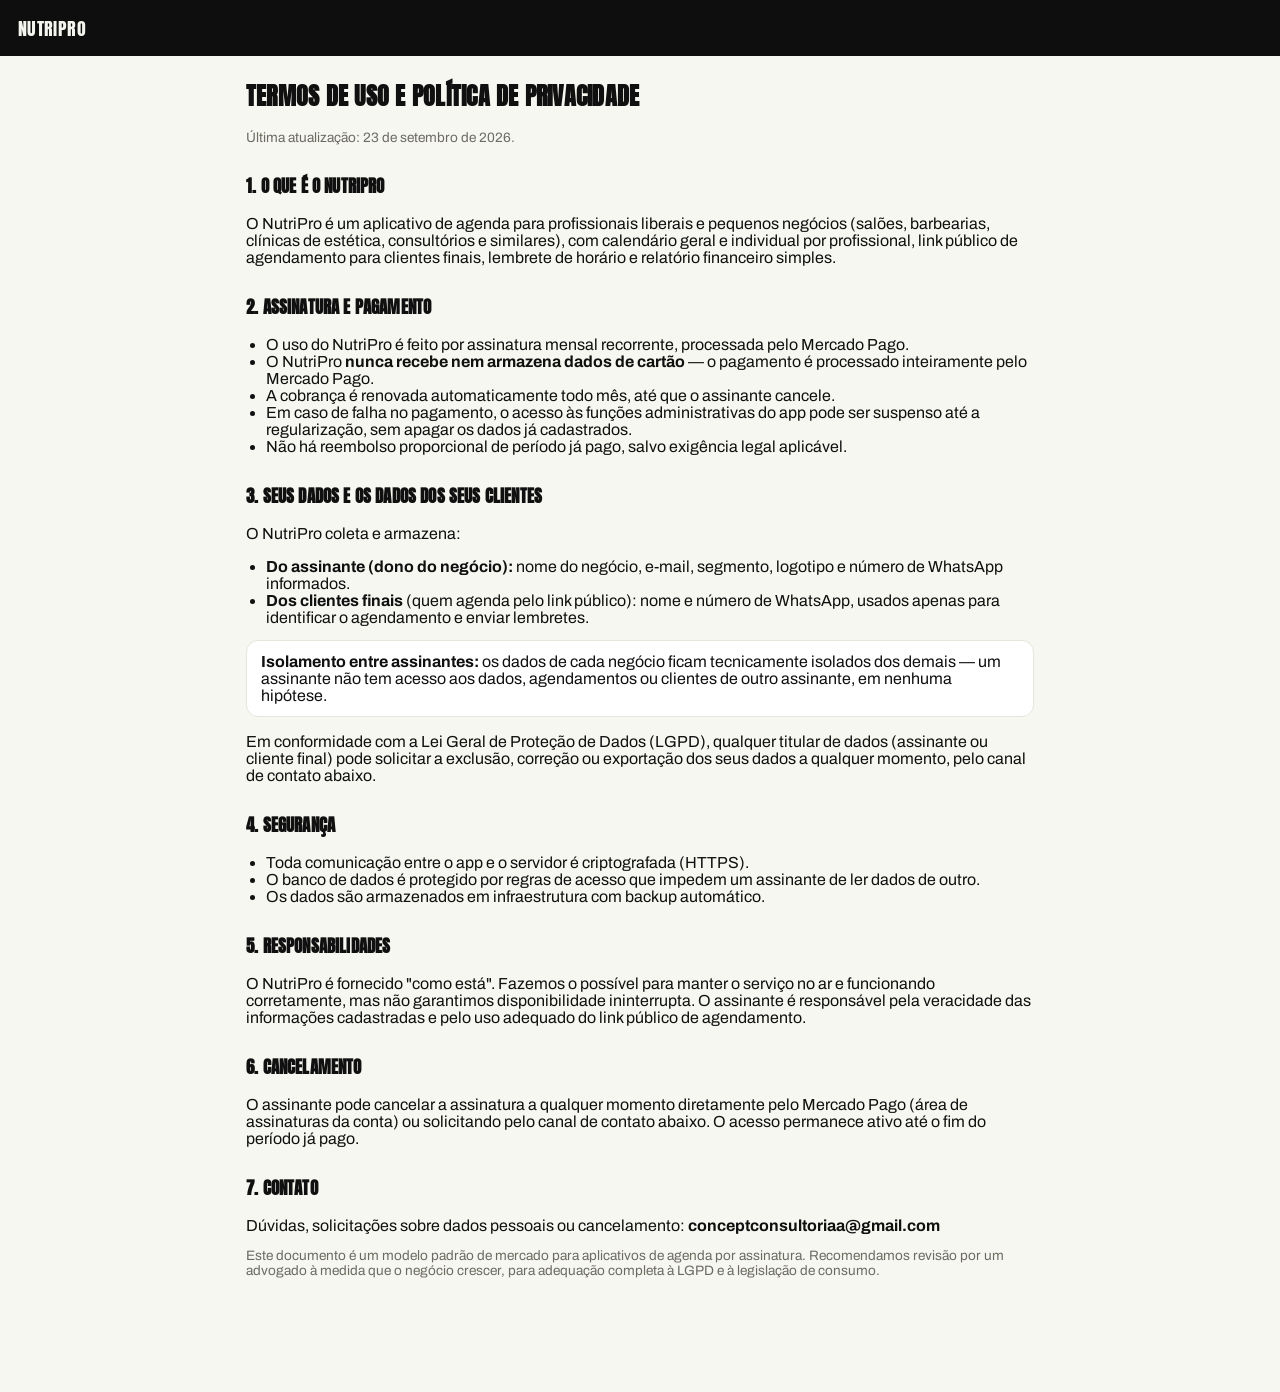
<file: termos.html>
<!DOCTYPE html>
<html lang="pt-BR">
<head>
<meta charset="UTF-8">
<meta name="viewport" content="width=device-width, initial-scale=1.0">
<title>NutriPro — Termos de Uso e Privacidade</title>
<link rel="preconnect" href="https://fonts.googleapis.com">
<link rel="preconnect" href="https://fonts.gstatic.com" crossorigin>
<link href="https://fonts.googleapis.com/css2?family=Anton&family=Archivo:wght@500;600;700;800&display=swap" rel="stylesheet">
<link rel="stylesheet" href="style.css">
</head>
<body>
<div id="app">

  <header class="topbar">
    <div class="brand"><span class="brand-name">NutriPro</span></div>
  </header>

  <main class="content" style="max-width:820px;">
    <h1>Termos de Uso e Política de Privacidade</h1>
    <p class="hint">Última atualização: 23 de setembro de 2026.</p>

    <h2>1. O que é o NutriPro</h2>
    <p style="margin-bottom:14px;">O NutriPro é um aplicativo de agenda para profissionais liberais e pequenos negócios (salões, barbearias, clínicas de estética, consultórios e similares), com calendário geral e individual por profissional, link público de agendamento para clientes finais, lembrete de horário e relatório financeiro simples.</p>

    <h2>2. Assinatura e pagamento</h2>
    <ul style="margin-bottom:14px; padding-left:20px;">
      <li>O uso do NutriPro é feito por assinatura mensal recorrente, processada pelo Mercado Pago.</li>
      <li>O NutriPro <strong>nunca recebe nem armazena dados de cartão</strong> — o pagamento é processado inteiramente pelo Mercado Pago.</li>
      <li>A cobrança é renovada automaticamente todo mês, até que o assinante cancele.</li>
      <li>Em caso de falha no pagamento, o acesso às funções administrativas do app pode ser suspenso até a regularização, sem apagar os dados já cadastrados.</li>
      <li>Não há reembolso proporcional de período já pago, salvo exigência legal aplicável.</li>
    </ul>

    <h2>3. Seus dados e os dados dos seus clientes</h2>
    <p style="margin-bottom:10px;">O NutriPro coleta e armazena:</p>
    <ul style="margin-bottom:14px; padding-left:20px;">
      <li><strong>Do assinante (dono do negócio):</strong> nome do negócio, e-mail, segmento, logotipo e número de WhatsApp informados.</li>
      <li><strong>Dos clientes finais</strong> (quem agenda pelo link público): nome e número de WhatsApp, usados apenas para identificar o agendamento e enviar lembretes.</li>
    </ul>
    <div class="list-item" style="display:block; margin-bottom:14px;">
      <strong>Isolamento entre assinantes:</strong> os dados de cada negócio ficam tecnicamente isolados dos demais — um assinante não tem acesso aos dados, agendamentos ou clientes de outro assinante, em nenhuma hipótese.
    </div>
    <p style="margin-bottom:14px;">Em conformidade com a Lei Geral de Proteção de Dados (LGPD), qualquer titular de dados (assinante ou cliente final) pode solicitar a exclusão, correção ou exportação dos seus dados a qualquer momento, pelo canal de contato abaixo.</p>

    <h2>4. Segurança</h2>
    <ul style="margin-bottom:14px; padding-left:20px;">
      <li>Toda comunicação entre o app e o servidor é criptografada (HTTPS).</li>
      <li>O banco de dados é protegido por regras de acesso que impedem um assinante de ler dados de outro.</li>
      <li>Os dados são armazenados em infraestrutura com backup automático.</li>
    </ul>

    <h2>5. Responsabilidades</h2>
    <p style="margin-bottom:14px;">O NutriPro é fornecido "como está". Fazemos o possível para manter o serviço no ar e funcionando corretamente, mas não garantimos disponibilidade ininterrupta. O assinante é responsável pela veracidade das informações cadastradas e pelo uso adequado do link público de agendamento.</p>

    <h2>6. Cancelamento</h2>
    <p style="margin-bottom:14px;">O assinante pode cancelar a assinatura a qualquer momento diretamente pelo Mercado Pago (área de assinaturas da conta) ou solicitando pelo canal de contato abaixo. O acesso permanece ativo até o fim do período já pago.</p>

    <h2>7. Contato</h2>
    <p style="margin-bottom:14px;">Dúvidas, solicitações sobre dados pessoais ou cancelamento: <strong>conceptconsultoriaa@gmail.com</strong></p>

    <p class="hint">Este documento é um modelo padrão de mercado para aplicativos de agenda por assinatura. Recomendamos revisão por um advogado à medida que o negócio crescer, para adequação completa à LGPD e à legislação de consumo.</p>
  </main>
</div>
</body>
</html>
</file>
<file: style.css>
/* ===========================================================
   NutriPro — identidade visual Concept.OS
   Fundo claro + cartões escuros, verde-limão como destaque,
   Anton (títulos) + Archivo (texto), mobile-first.
   =========================================================== */

:root{
  --bg:#F7F7F1;
  --surface:#FFFFFF;
  --surface-2:#F0F0E8;
  --ink:#101010;
  --ink-invert:#F5F5EF;
  --muted:#6B6B62;
  --line:#E6E6DC;
  --lime:#C6E619;
  --lime-ink:#101010;
  --danger:#C0392B;
  --shadow: rgba(16,16,16,0.10);
  --dark-bg:#0E0E0E;
  --dark-surface:#1A1A1A;
  --dark-line:#2A2A26;
  --dark-muted:#8C8C82;
}
@media (prefers-color-scheme: dark){
  :root:not([data-theme="light"]){
    --bg:#101010; --surface:#1B1B1B; --surface-2:#222220; --ink:#F5F5EF; --ink-invert:#101010;
    --muted:#9A9A8E; --line:#2B2B27; --lime:#D9FF3F; --shadow: rgba(0,0,0,0.5);
  }
}
:root[data-theme="dark"]{
  --bg:#101010; --surface:#1B1B1B; --surface-2:#222220; --ink:#F5F5EF; --ink-invert:#101010;
  --muted:#9A9A8E; --line:#2B2B27; --lime:#D9FF3F; --shadow: rgba(0,0,0,0.5);
}
:root[data-theme="light"]{
  --bg:#F7F7F1; --surface:#FFFFFF; --surface-2:#F0F0E8; --ink:#101010; --ink-invert:#F5F5EF;
  --muted:#6B6B62; --line:#E6E6DC; --lime:#C6E619; --shadow: rgba(16,16,16,0.10);
}

*{box-sizing:border-box;}
html{-webkit-text-size-adjust:100%;}
body{
  margin:0;
  font-family:'Archivo', Arial, sans-serif;
  background:var(--bg);
  color:var(--ink);
}
.hidden{display:none !important;}
a{color:inherit;}
:focus-visible{outline:2px solid var(--lime); outline-offset:2px;}

/* ---------- TOPBAR ---------- */
.topbar{
  background:var(--dark-bg);
  color:var(--ink-invert);
  padding:14px 18px;
  display:flex;
  flex-wrap:wrap;
  gap:14px;
  align-items:center;
  justify-content:space-between;
  position:sticky; top:0; z-index:30;
}
.brand{display:flex;align-items:center;gap:10px;}
.brand-logo{height:30px;width:30px;object-fit:cover;border-radius:8px;background:var(--lime);}
.brand-logo.hidden{display:none;}
.brand-name{font-family:'Anton', Arial, sans-serif; font-size:1.15rem; letter-spacing:0.02em; text-transform:uppercase;}

.tabs{display:flex;flex-wrap:wrap;gap:6px;}
.tab-btn{
  background:transparent;
  border:1px solid rgba(245,245,239,0.18);
  color:var(--dark-muted);
  padding:9px 14px;
  border-radius:999px;
  cursor:pointer;
  font-family:'Archivo', sans-serif;
  font-weight:700;
  font-size:0.78rem;
  letter-spacing:0.02em;
  text-transform:uppercase;
  white-space:nowrap;
}
.tab-btn:hover{border-color:var(--lime); color:var(--ink-invert);}
.tab-btn.active{background:var(--lime); color:var(--lime-ink); border-color:var(--lime);}
.tab-badge{
  display:inline-block; min-width:18px; padding:1px 6px; margin-left:4px;
  border-radius:999px; background:var(--danger); color:#fff;
  font-size:0.68rem; font-weight:800; line-height:1.4;
}
.tab-btn.active .tab-badge{background:var(--lime-ink); color:var(--lime);}
#logoutBtn{border-color:rgba(192,57,43,0.5); color:#E8998C;}
#logoutBtn:hover{border-color:var(--danger); color:#fff;}

/* ---------- LAYOUT ---------- */
.content{padding:22px 16px 100px; max-width:1100px; margin:0 auto;}
.tab-panel{display:none;}
.tab-panel.active{display:block;}

h1{font-family:'Anton', Arial, sans-serif; font-size:1.5rem; text-transform:uppercase; letter-spacing:0.01em; margin:0 0 16px;}
h2{font-family:'Anton', Arial, sans-serif; font-size:1.05rem; text-transform:uppercase; letter-spacing:0.01em; margin-top:28px; margin-bottom:12px;}

/* ---------- CARDS / STATS ---------- */
.cards{display:grid; grid-template-columns:repeat(auto-fit,minmax(150px,1fr)); gap:12px; margin-bottom:26px;}
.card{background:var(--surface); border:1px solid var(--line); border-radius:14px; padding:16px; display:flex; flex-direction:column; gap:6px;}
.card-label{color:var(--muted); font-size:0.7rem; font-weight:700; letter-spacing:0.04em; text-transform:uppercase;}
.card-value{font-family:'Anton', Arial, sans-serif; font-size:1.7rem; letter-spacing:0.01em;}

/* ---------- FORMS ---------- */
.form-grid{display:grid; grid-template-columns:repeat(auto-fit,minmax(220px,1fr)); gap:14px; background:var(--surface); border:1px solid var(--line); padding:18px; border-radius:14px;}
.form-grid label{display:flex; flex-direction:column; gap:6px; font-size:0.78rem; font-weight:700; text-transform:uppercase; letter-spacing:0.03em; color:var(--muted);}
.form-grid input, .form-grid select{padding:12px 12px; border:1px solid var(--line); border-radius:8px; font-size:1rem; font-family:'Archivo',sans-serif; background:var(--bg); color:var(--ink); min-height:44px;}
.form-grid button{grid-column:1 / -1;}

.form-inline{display:flex; flex-wrap:wrap; gap:10px; margin-bottom:16px; align-items:center;}
.form-inline input{padding:11px 12px; border:1px solid var(--line); border-radius:8px; min-height:44px; background:var(--surface); color:var(--ink); font-family:'Archivo',sans-serif;}

/* ---------- BUTTONS ---------- */
.btn-primary{
  background:var(--lime); color:var(--lime-ink); border:none;
  padding:13px 20px; border-radius:10px; cursor:pointer; min-height:46px;
  font-family:'Archivo',sans-serif; font-weight:800; font-size:0.9rem; letter-spacing:0.02em; text-transform:uppercase;
}
.btn-primary:hover{filter:brightness(0.94);}
.btn-secondary{
  background:transparent; color:var(--ink); border:1.5px solid var(--line);
  padding:9px 14px; border-radius:8px; cursor:pointer; font-size:0.78rem; font-weight:700;
  text-transform:uppercase; letter-spacing:0.02em; font-family:'Archivo',sans-serif;
}
.btn-secondary:hover{border-color:var(--ink);}
.btn-danger{
  background:transparent; color:var(--danger); border:1.5px solid rgba(192,57,43,0.4);
  padding:9px 14px; border-radius:8px; cursor:pointer; font-size:0.78rem; font-weight:700;
  text-transform:uppercase; letter-spacing:0.02em; font-family:'Archivo',sans-serif;
}
.btn-danger:hover{border-color:var(--danger);}
.btn-whats{
  background:#25D366; color:#0A2E1B; border:none;
  padding:9px 14px; border-radius:8px; cursor:pointer; font-size:0.78rem; font-weight:800;
  text-transform:uppercase; letter-spacing:0.02em; text-decoration:none; display:inline-block;
  font-family:'Archivo',sans-serif;
}

/* ---------- AGENDAMENTOS ---------- */
.appointment-list{display:flex; flex-direction:column; gap:8px; margin-top:12px;}
.appointment-item{
  background:var(--surface); border:1px solid var(--line); border-radius:12px; padding:12px 14px;
  display:flex; flex-wrap:wrap; gap:10px; align-items:center; justify-content:space-between;
}
.appointment-item .dot{width:9px;height:9px;border-radius:50%;display:inline-block;margin-right:6px;}
.row-actions{display:flex; gap:8px; flex-wrap:wrap;}

.status-badge{
  padding:4px 10px; border-radius:999px; font-size:0.65rem; font-weight:800;
  letter-spacing:0.04em; text-transform:uppercase; font-family:'Archivo',sans-serif;
}
.status-pendente{background:transparent; border:1px solid var(--line); color:var(--muted);}
.status-pago{background:var(--lime); color:var(--lime-ink);}
.status-cancelado{background:transparent; border:1px solid rgba(192,57,43,0.4); color:var(--danger);}

/* ---------- CALENDÁRIO ---------- */
.calendar-controls{display:flex; align-items:center; gap:12px; margin:14px 0;}
.calendar-controls button{background:var(--surface); border:1px solid var(--line); border-radius:8px; padding:8px 14px; cursor:pointer; min-height:40px; font-family:'Archivo',sans-serif;}
.calendar-controls span{font-family:'Anton',sans-serif; text-transform:uppercase; font-size:0.95rem;}
.calendar-grid{display:grid; grid-template-columns:repeat(7,1fr); gap:5px;}
.cal-daylabel{text-align:center; font-size:0.68rem; color:var(--muted); font-weight:800; text-transform:uppercase;}
.cal-day{background:var(--surface); border:1px solid var(--line); border-radius:10px; min-height:64px; padding:6px; cursor:pointer; display:flex; flex-direction:column; gap:4px;}
.cal-day.empty{background:transparent; border:none; cursor:default;}
.cal-day:hover{border-color:var(--lime);}
.cal-day.selected{border:2px solid var(--lime); background:color-mix(in srgb, var(--lime) 12%, var(--surface));}
.cal-daynum{font-size:0.78rem; font-weight:700;}
.cal-dots{display:flex; flex-wrap:wrap; gap:3px;}
.cal-dots span{width:7px;height:7px;border-radius:50%;}

/* ---------- LISTAS ---------- */
.list{display:flex; flex-direction:column; gap:8px; margin-top:12px;}
.list-item{background:var(--surface); border:1px solid var(--line); border-radius:12px; padding:12px 14px; display:flex; justify-content:space-between; align-items:center; gap:10px; flex-wrap:wrap;}
.list-item code{word-break:break-all; font-size:0.82rem; background:var(--surface-2); padding:4px 8px; border-radius:6px;}

/* ---------- RELATÓRIO ---------- */
.filters select{padding:10px 12px; border-radius:8px; border:1px solid var(--line); background:var(--surface); color:var(--ink); font-family:'Archivo',sans-serif; min-height:42px;}
.report-table{width:100%; border-collapse:collapse; margin-top:14px; background:var(--surface); border-radius:12px; overflow:hidden;}
.report-table th, .report-table td{border-bottom:1px solid var(--line); padding:10px 12px; font-size:0.82rem; text-align:left;}
.report-table th{background:var(--surface-2); font-weight:800; text-transform:uppercase; font-size:0.7rem; letter-spacing:0.03em; color:var(--muted);}
.report-totals{margin-top:14px; font-size:0.92rem; background:var(--dark-bg); color:var(--ink-invert); padding:14px 16px; border-radius:12px;}
.report-totals span{font-family:'Anton',sans-serif;}

.hint{color:var(--muted); font-size:0.85rem; margin-top:14px;}

.sponsor-banner{display:flex; align-items:center; gap:12px; background:var(--surface); border:1px dashed var(--line); border-radius:12px; padding:10px 14px; margin-bottom:20px;}
.sponsor-banner img{height:28px; width:auto; border-radius:4px;}
.sponsor-banner .label{font-size:0.68rem; text-transform:uppercase; letter-spacing:0.05em; color:var(--muted); font-weight:700;}

/* ---------- LOGIN / SIGNUP ---------- */
.auth-body{
  min-height:100vh; display:flex; align-items:center; justify-content:center;
  background:var(--dark-bg); padding:20px;
}
.auth-card{
  background:var(--surface); color:var(--ink); border-radius:18px; padding:32px;
  width:100%; max-width:400px; box-shadow:0 30px 60px -20px rgba(0,0,0,0.6);
}
.auth-wrap{
  display:flex; align-items:stretch; justify-content:center;
  width:100%; max-width:860px; border-radius:18px; overflow:hidden;
  box-shadow:0 30px 60px -20px rgba(0,0,0,0.6);
}
.auth-photo{
  flex:1 1 46%; min-height:560px; position:relative;
  background:url('https://images.unsplash.com/photo-1585358682246-23acb1561f6b?auto=format&fit=crop&w=900&q=80') center/cover no-repeat;
}
.auth-photo::after{
  content:""; position:absolute; inset:0;
  background:linear-gradient(180deg, rgba(16,16,16,0) 35%, rgba(16,16,16,0.82) 100%);
}
.auth-photo-caption{
  position:absolute; left:26px; right:26px; bottom:24px; color:#fff; z-index:1;
  font-family:'Anton',sans-serif; font-size:1.4rem; text-transform:uppercase; line-height:1.15;
}
.auth-wrap .auth-card{
  border-radius:0; box-shadow:none; flex:1 1 54%; max-width:420px;
}
@media (max-width:760px){
  .auth-photo{display:none;}
  .auth-wrap{box-shadow:none; max-width:400px;}
  .auth-wrap .auth-card{padding:32px; border-radius:18px; box-shadow:0 30px 60px -20px rgba(0,0,0,0.6);}
}
.auth-card h1{font-family:'Anton',sans-serif; color:var(--ink); font-size:1.8rem; margin-bottom:6px; text-transform:uppercase;}
.auth-form{display:flex; flex-direction:column; gap:12px; margin-top:14px;}
.auth-form label{display:flex; flex-direction:column; gap:5px; font-size:0.75rem; font-weight:700; text-transform:uppercase; letter-spacing:0.03em; color:var(--muted);}
.auth-form input{padding:12px; border:1px solid var(--line); border-radius:8px; font-size:1rem; min-height:44px; font-family:'Archivo',sans-serif; background:var(--bg); color:var(--ink);}
.auth-card hr{border:none; border-top:1px solid var(--line); margin:22px 0;}

/* ---------- MOBILE ---------- */
@media (max-width:760px){
  body{padding-bottom:76px;}
  .topbar{padding:12px 14px;}
  .tabs{
    position:fixed; left:0; right:0; bottom:0; z-index:40;
    background:var(--dark-bg); padding:10px 10px calc(10px + env(safe-area-inset-bottom));
    overflow-x:auto; flex-wrap:nowrap; gap:8px; border-top:1px solid rgba(245,245,239,0.1);
  }
  .tab-btn{flex:none;}
  #logoutBtn{margin-left:auto;}
  .content{padding:18px 14px 24px;}
  .cards{grid-template-columns:repeat(2,1fr);}
}
</file>
